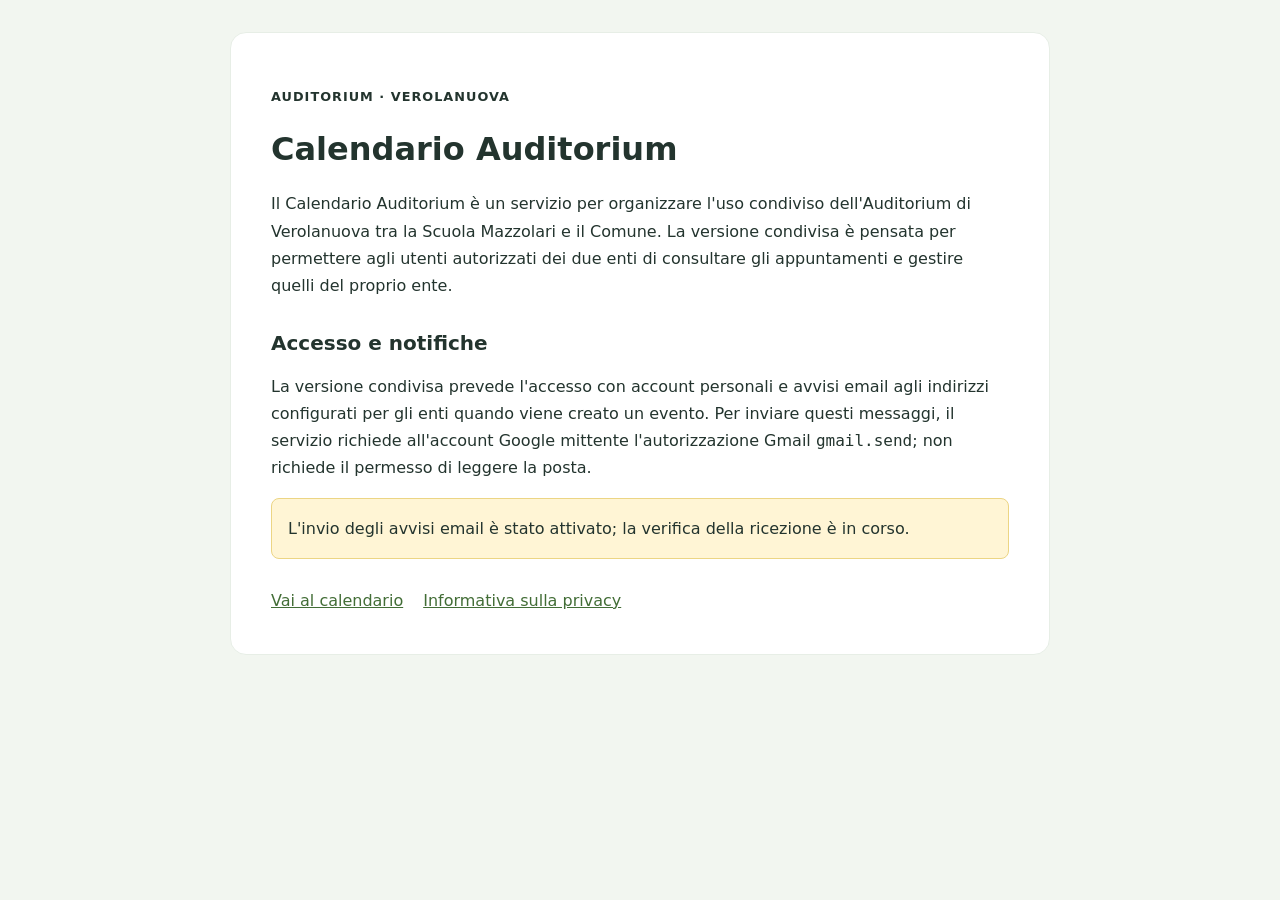
<file: informazioni.html>
<!doctype html>
<html lang="it">
<head>
  <meta charset="utf-8">
  <meta name="viewport" content="width=device-width, initial-scale=1">
  <title>Il servizio · Calendario Auditorium</title>
  <style>
    *{box-sizing:border-box}body{margin:0;background:#f2f6f0;color:#23342e;font:16px/1.7 system-ui,sans-serif}main{max-width:820px;margin:32px auto;padding:40px;background:#fff;border:1px solid #e7eee6;border-radius:16px}a{color:#426d36}h1,h2{line-height:1.25}h1{font-size:2rem}h2{font-size:1.25rem;margin-top:2rem}.brand{font-weight:700;letter-spacing:.08em;font-size:.8rem}.notice{background:#fff5d5;border:1px solid #ecd584;border-radius:8px;padding:16px}.actions{display:flex;gap:20px;flex-wrap:wrap;margin-top:28px}@media(max-width:600px){main{margin:0;padding:24px;border:0;border-radius:0}h1{font-size:1.65rem}}
  </style>
</head>
<body>
<main>
  <p class="brand">AUDITORIUM · VEROLANUOVA</p>
  <h1>Calendario Auditorium</h1>
  <p>Il Calendario Auditorium è un servizio per organizzare l'uso condiviso dell'Auditorium di Verolanuova tra la Scuola Mazzolari e il Comune. La versione condivisa è pensata per permettere agli utenti autorizzati dei due enti di consultare gli appuntamenti e gestire quelli del proprio ente.</p>
  <h2>Accesso e notifiche</h2>
  <p>La versione condivisa prevede l'accesso con account personali e avvisi email agli indirizzi configurati per gli enti quando viene creato un evento. Per inviare questi messaggi, il servizio richiede all'account Google mittente l'autorizzazione Gmail <code>gmail.send</code>; non richiede il permesso di leggere la posta.</p>
  <p class="notice">L'invio degli avvisi email è stato attivato; la verifica della ricezione è in corso.</p>
  <nav class="actions" aria-label="Collegamenti del servizio">
    <a href="index.html">Vai al calendario</a>
    <a href="privacy.html">Informativa sulla privacy</a>
  </nav>
</main>
</body>
</html>
</file>
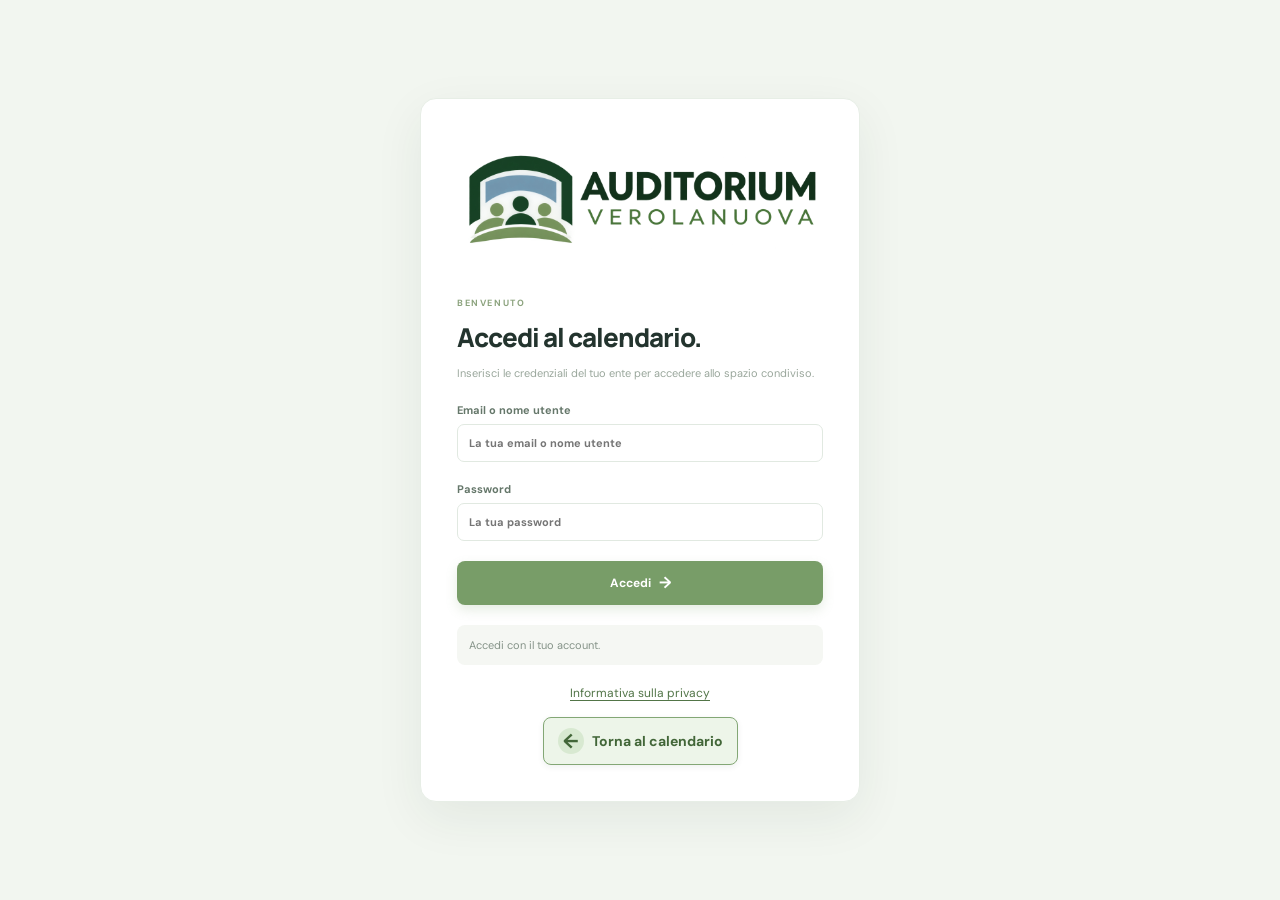
<file: login.html>
<!doctype html>
<html lang="it"><head><meta charset="utf-8"><meta name="viewport" content="width=device-width, initial-scale=1"><title>Accedi · Calendario Auditorium</title><link rel="preconnect" href="https://fonts.googleapis.com"><link rel="preconnect" href="https://fonts.gstatic.com" crossorigin><link href="https://fonts.googleapis.com/css2?family=DM+Sans:wght@400;500;600;700&family=Manrope:wght@500;600;700;800&display=swap" rel="stylesheet"><link rel="stylesheet" href="styles.css?v=back-2"><link rel="stylesheet" href="logo-auditorium.css"></head>
<body class="login-page"><main class="login-card"><form id="loginForm"><div class="login-brand"><img class="auditorium-logo" src="logo-auditorium.png" alt="Auditorium Verolanuova"></div><div class="eyebrow">BENVENUTO</div><h1>Accedi al calendario.</h1><p class="dialog-copy">Inserisci le credenziali del tuo ente per accedere allo spazio condiviso.</p><label>Email o nome utente<input name="username" autocomplete="username" required placeholder="La tua email o nome utente"></label><label>Password<input name="password" type="password" autocomplete="current-password" required placeholder="La tua password"></label><p id="loginError" class="error" role="alert"></p><button id="loginButton" class="primary-button login-submit" type="button">Accedi <span aria-hidden="true">→</span></button><p class="login-note">Accedi con il tuo account.</p></form><p class="privacy-link"><a href="privacy.html">Informativa sulla privacy</a></p><p class="back-link"><a href="index.html"><span aria-hidden="true">&#8592;</span> Torna al calendario</a></p></main><script src="login.js"></script></body></html>
</file>
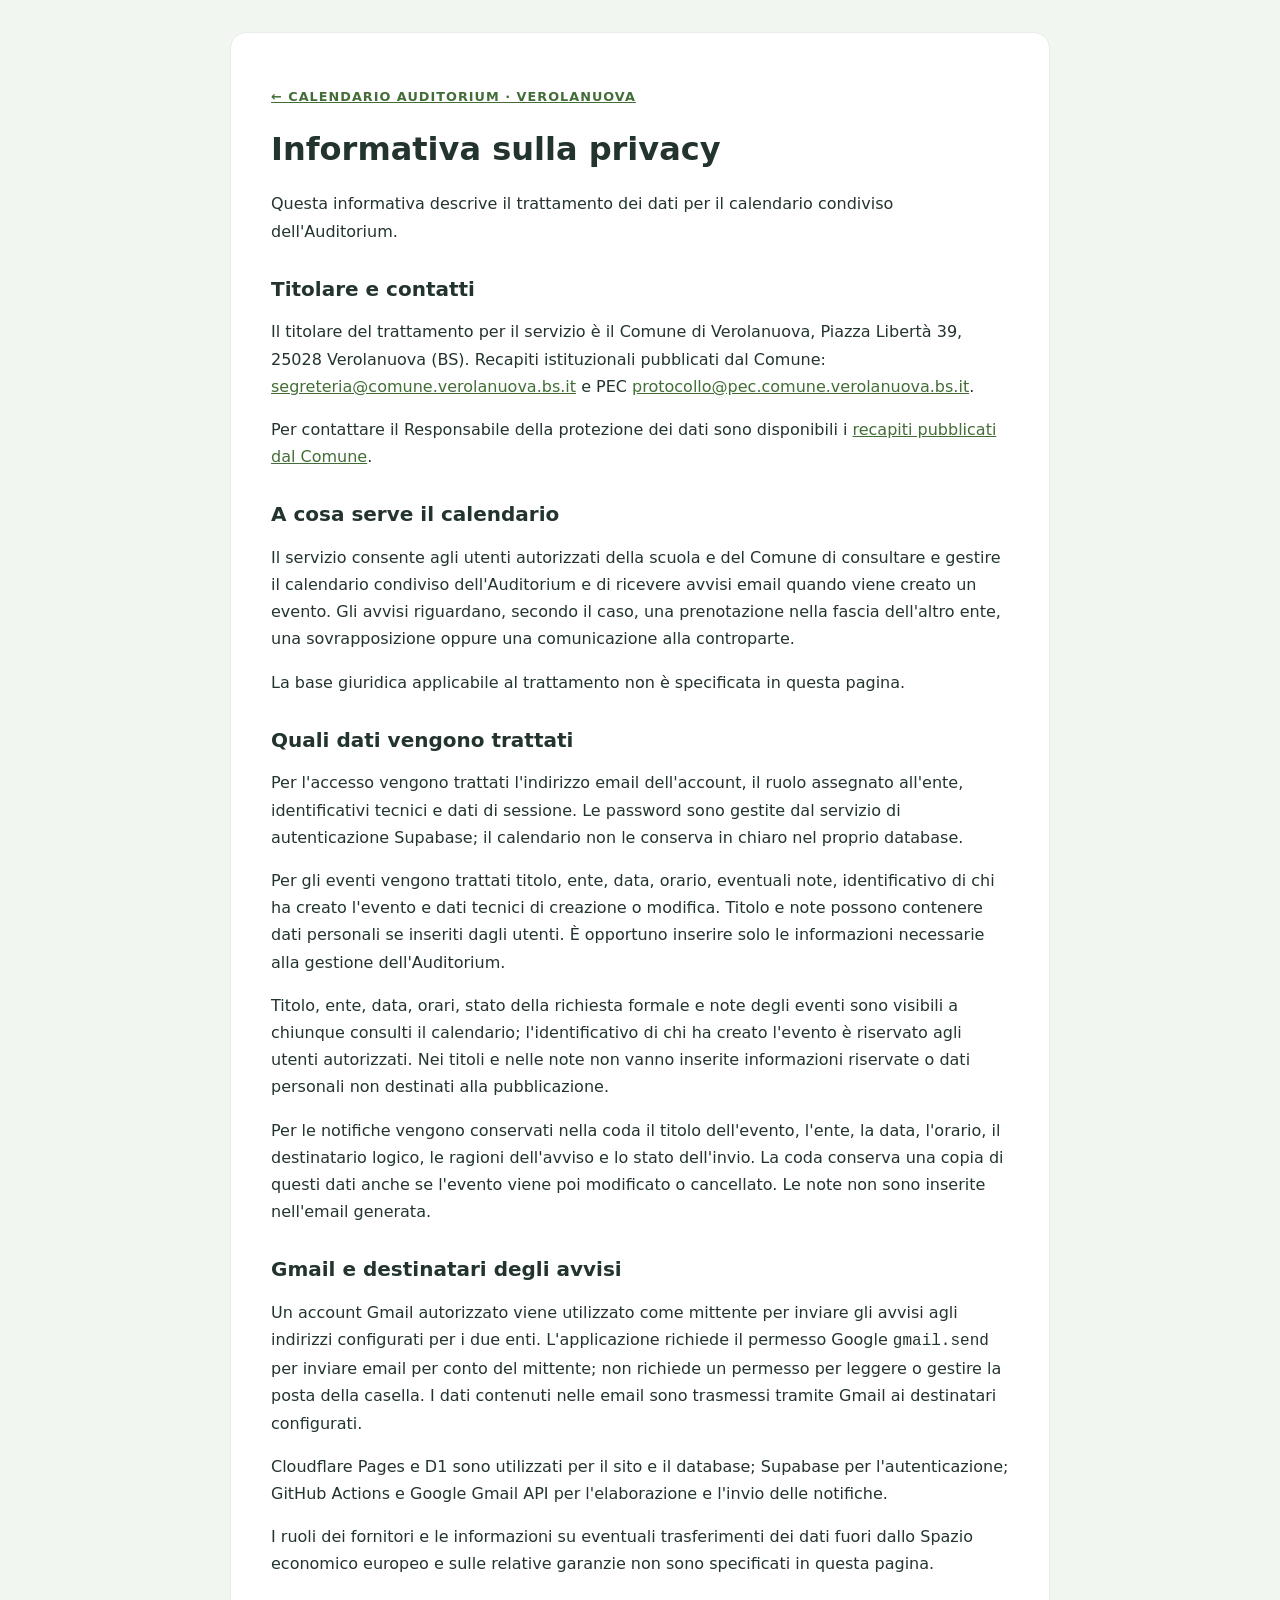
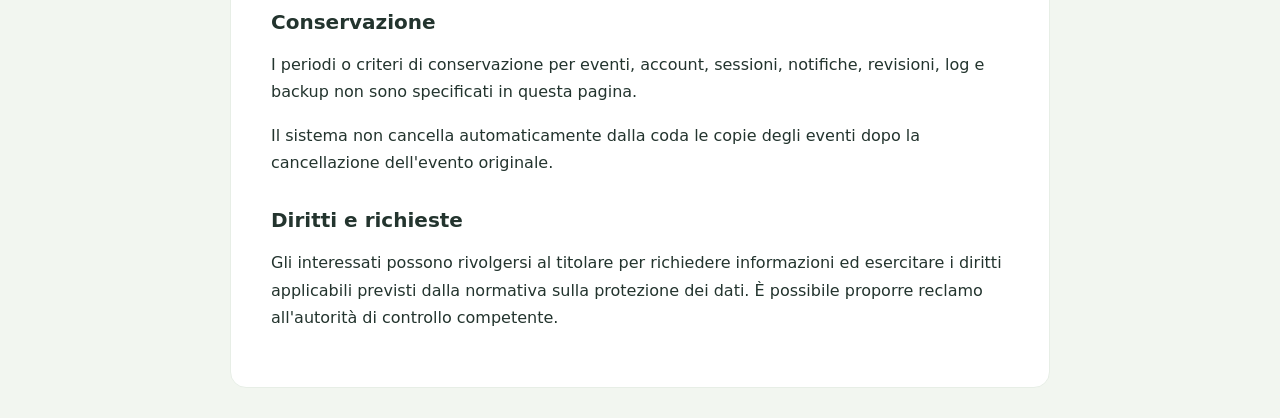
<file: privacy.html>
<!doctype html>
<html lang="it">
<head>
  <meta charset="utf-8">
  <meta name="viewport" content="width=device-width, initial-scale=1">
  <title>Informativa sulla privacy · Calendario Auditorium</title>
  <style>
    *{box-sizing:border-box}body{margin:0;background:#f2f6f0;color:#23342e;font:16px/1.7 system-ui,sans-serif}main{max-width:820px;margin:32px auto;padding:40px;background:#fff;border:1px solid #e7eee6;border-radius:16px}a{color:#426d36}h1,h2{line-height:1.25}h1{font-size:2rem}h2{font-size:1.25rem;margin-top:2rem}.brand{font-weight:700;letter-spacing:.08em;font-size:.8rem}.notice{background:#fff5d5;border:1px solid #ecd584;border-radius:8px;padding:16px}.pending{color:#765819}code{overflow-wrap:anywhere}@media(max-width:600px){main{margin:0;padding:24px;border:0;border-radius:0}h1{font-size:1.65rem}}
  </style>
</head>
<body>
<main>
  <p class="brand"><a href="index.html">← CALENDARIO AUDITORIUM · VEROLANUOVA</a></p>
  <h1>Informativa sulla privacy</h1>
  <p>Questa informativa descrive il trattamento dei dati per il calendario condiviso dell'Auditorium.</p>

  <h2>Titolare e contatti</h2>
  <p>Il titolare del trattamento per il servizio è il Comune di Verolanuova, Piazza Libertà 39, 25028 Verolanuova (BS). Recapiti istituzionali pubblicati dal Comune: <a href="mailto:segreteria@comune.verolanuova.bs.it">segreteria@comune.verolanuova.bs.it</a> e PEC <a href="mailto:protocollo@pec.comune.verolanuova.bs.it">protocollo@pec.comune.verolanuova.bs.it</a>.</p>
  <p>Per contattare il Responsabile della protezione dei dati sono disponibili i <a href="https://www.comune.verolanuova.bs.it/EG0/EGSCHTST52.HBL?MESSA=PUBBLICA&amp;SRL=111&amp;en=eg791">recapiti pubblicati dal Comune</a>.</p>

  <h2>A cosa serve il calendario</h2>
  <p>Il servizio consente agli utenti autorizzati della scuola e del Comune di consultare e gestire il calendario condiviso dell'Auditorium e di ricevere avvisi email quando viene creato un evento. Gli avvisi riguardano, secondo il caso, una prenotazione nella fascia dell'altro ente, una sovrapposizione oppure una comunicazione alla controparte.</p>
  <p>La base giuridica applicabile al trattamento non è specificata in questa pagina.</p>

  <h2>Quali dati vengono trattati</h2>
  <p>Per l'accesso vengono trattati l'indirizzo email dell'account, il ruolo assegnato all'ente, identificativi tecnici e dati di sessione. Le password sono gestite dal servizio di autenticazione Supabase; il calendario non le conserva in chiaro nel proprio database.</p>
  <p>Per gli eventi vengono trattati titolo, ente, data, orario, eventuali note, identificativo di chi ha creato l'evento e dati tecnici di creazione o modifica. Titolo e note possono contenere dati personali se inseriti dagli utenti. È opportuno inserire solo le informazioni necessarie alla gestione dell'Auditorium.</p>
  <p>Titolo, ente, data, orari, stato della richiesta formale e note degli eventi sono visibili a chiunque consulti il calendario; l'identificativo di chi ha creato l'evento è riservato agli utenti autorizzati. Nei titoli e nelle note non vanno inserite informazioni riservate o dati personali non destinati alla pubblicazione.</p>
  <p>Per le notifiche vengono conservati nella coda il titolo dell'evento, l'ente, la data, l'orario, il destinatario logico, le ragioni dell'avviso e lo stato dell'invio. La coda conserva una copia di questi dati anche se l'evento viene poi modificato o cancellato. Le note non sono inserite nell'email generata.</p>

  <h2>Gmail e destinatari degli avvisi</h2>
  <p>Un account Gmail autorizzato viene utilizzato come mittente per inviare gli avvisi agli indirizzi configurati per i due enti. L'applicazione richiede il permesso Google <code>gmail.send</code> per inviare email per conto del mittente; non richiede un permesso per leggere o gestire la posta della casella. I dati contenuti nelle email sono trasmessi tramite Gmail ai destinatari configurati.</p>
  <p>Cloudflare Pages e D1 sono utilizzati per il sito e il database; Supabase per l'autenticazione; GitHub Actions e Google Gmail API per l'elaborazione e l'invio delle notifiche.</p>
  <p>I ruoli dei fornitori e le informazioni su eventuali trasferimenti dei dati fuori dallo Spazio economico europeo e sulle relative garanzie non sono specificati in questa pagina.</p>

  <h2>Conservazione</h2>
  <p>I periodi o criteri di conservazione per eventi, account, sessioni, notifiche, revisioni, log e backup non sono specificati in questa pagina.</p>
  <p>Il sistema non cancella automaticamente dalla coda le copie degli eventi dopo la cancellazione dell'evento originale.</p>

  <h2>Diritti e richieste</h2>
  <p>Gli interessati possono rivolgersi al titolare per richiedere informazioni ed esercitare i diritti applicabili previsti dalla normativa sulla protezione dei dati. È possibile proporre reclamo all'autorità di controllo competente.</p>
</main>
</body>
</html>
</file>
<file: styles.css>
:root{--ink:#23342e;--muted:#89938e;--line:#edf0ed;--green:#b5d992;--green-dark:#628c47;--blue:#577e9e;--bg:#f6f8f5}*{box-sizing:border-box}body{margin:0;background:var(--bg);color:var(--ink);font-family:'DM Sans',sans-serif;font-size:14px}button,input,select,textarea{font:inherit}button{cursor:pointer}.sidebar{position:fixed;inset:0 auto 0 0;width:238px;background:#fff;border-right:1px solid #edf0ed;padding:30px 20px;display:flex;flex-direction:column}.brand{display:flex;align-items:center;gap:11px;text-decoration:none;color:var(--ink);font-family:Manrope,sans-serif;font-size:13px;font-weight:800;letter-spacing:1.1px}.brand-icon{display:grid;place-items:center;width:36px;height:36px;background:#d5eac5;border-radius:11px;font-size:24px;color:#61844d}.brand small{display:block;font:700 9px 'DM Sans';letter-spacing:2.2px;color:#9ba69d;margin-top:4px}.sidebar-label{font-size:9px;letter-spacing:1.5px;font-weight:700;color:#a4aea7;margin:54px 10px 16px}.nav-active{background:#eef5e9;color:#587b48;border-radius:9px;padding:13px 12px;font-weight:700}.nav-active>span:first-child{font-size:18px;margin-right:10px}.nav-arrow{float:right}.calendar-label{margin-top:39px}.calendar-key{display:flex;align-items:flex-start;gap:10px;font-size:12px;font-weight:700;padding:9px 8px;line-height:1.3}.calendar-key small{display:block;color:#a7b0a8;font-size:10px;font-weight:500;margin-top:5px}.key-dot,.legend i{display:inline-block;width:9px;height:9px;border-radius:50%;flex:none;margin-top:3px}.school-dot{background:#d5ac45}.town-dot{background:#648bac}.key-check{margin-left:auto;color:#a6b0a8}.sidebar-bottom{margin-top:auto;background:#f3f7f0;border-radius:12px;padding:17px;color:#55714a}.help-icon{font-size:23px;margin-bottom:17px}.sidebar-bottom strong{font-size:12px}.sidebar-bottom p{font-size:11px;color:#8a9b86;line-height:1.6;margin-bottom:0}.sidebar-footer{font-size:8px;letter-spacing:1px;color:#b0bab1;margin:25px 3px 0}.sidebar-footer span{float:right}.main{margin-left:238px}.topbar{height:76px;background:#fff;border-bottom:1px solid var(--line);display:flex;align-items:center;justify-content:space-between;padding:0 48px}.breadcrumbs{font-size:9px;color:#aab2ac;font-weight:700;letter-spacing:1.3px}.breadcrumbs span{padding:0 12px;color:#d6dcd7}.breadcrumbs b{color:#718078}.top-right{display:flex;align-items:center;gap:24px}.demo-pill{font-size:9px;letter-spacing:.8px;font-weight:700;color:#839186}.demo-pill i,.calendar-footer i{display:inline-block;width:6px;height:6px;background:#9cc981;border-radius:50%;margin-right:6px}.profile-button{border:0;background:none;display:flex;align-items:center;gap:10px;text-align:left;color:#5e6e63}.avatar{width:34px;height:34px;border-radius:50%;display:grid;place-items:center;background:#e6ede2;color:#58794a;font-weight:700}.profile-text b,.profile-text small{display:block}.profile-text b{font-size:11px}.profile-text small{font-size:9px;color:#a5afa7;margin-top:3px}.content{max-width:1500px;margin:auto;padding:46px 48px 20px}.heading{display:flex;justify-content:space-between;align-items:end;margin-bottom:29px}.eyebrow{color:#8ca37e;font-size:9px;letter-spacing:1.6px;font-weight:700}.eyebrow>span{display:inline-block;width:22px;height:2px;background:#aacb95;vertical-align:middle;margin-right:8px}h1,h2,p{margin-top:0}h1{font:800 35px Manrope,sans-serif;letter-spacing:-1.7px;margin:11px 0 8px}h1 em{font-style:normal;color:#9abc88}.heading p{margin:0;color:#96a198;font-size:13px}.primary-button{border:0;border-radius:8px;background:#789d68;color:white;padding:12px 18px;font-weight:700;font-size:12px;box-shadow:0 5px 12px #799d6830}.primary-button span{font-size:20px;vertical-align:middle;margin-right:7px;line-height:10px}.notice{height:55px;background:#eef5e9;border:1px solid #e5f0df;border-radius:9px;display:flex;align-items:center;gap:12px;padding:0 16px;color:#82977b;font-size:11px;margin-bottom:21px}.notice b{color:#617c57}.notice-icon{border:1px solid #9ab890;color:#85a779;border-radius:50%;width:16px;height:16px;text-align:center;font-weight:bold}.notice-spark{margin-left:auto;font-size:19px;color:#bad3ad}.calendar-card{background:white;border:1px solid #e9ede9;border-radius:12px;overflow:hidden;box-shadow:0 8px 35px #203a2910}.calendar-toolbar{display:flex;justify-content:space-between;align-items:center;padding:23px 25px 20px}.date-controls{display:flex;align-items:center;gap:17px}.today-button,.secondary-button{background:white;border:1px solid #e2e9e2;border-radius:6px;padding:8px 13px;color:#65766a;font-weight:700;font-size:11px}.arrows{display:flex;gap:5px}.arrows button{border:0;background:none;color:#849188;font-size:22px;line-height:1}.calendar-toolbar h2{font:700 17px Manrope;margin:0;text-transform:capitalize;letter-spacing:-.5px}.view-switch{background:#f5f7f4;border-radius:7px;padding:3px;display:flex}.view-switch button{border:0;background:none;padding:7px 12px;font-size:10px;color:#98a29a;font-weight:700;border-radius:5px}.view-switch .selected{background:white;color:#58764e;box-shadow:0 1px 4px #273c2920}.legend{display:flex;align-items:center;gap:24px;padding:0 25px 18px;color:#6d7d70;font-size:10px;font-weight:700}.legend i{width:8px;height:8px;margin:0 5px 0 0}.legend small{color:#a7b0a7;font-size:9px;font-weight:400;margin-left:5px}.legend-note{margin-left:auto;color:#bdc5be;font-size:8px;letter-spacing:.8px}.calendar-scroll{overflow:auto;max-height:690px}.week-grid{display:grid;grid-template-columns:58px repeat(var(--days),minmax(100px,1fr));min-width:760px}.day-head{height:70px;text-align:center;border-top:1px solid var(--line);border-bottom:1px solid var(--line);padding:12px;color:#a5afa6;font-size:9px;font-weight:700;letter-spacing:1px}.day-head b{display:grid;place-items:center;width:30px;height:30px;margin:3px auto 0;color:#5e6e62;font:700 15px Manrope}.day-head.today b{background:#85aa75;color:white;border-radius:50%}.time-col{position:relative;height:1152px}.time-label{position:absolute;right:12px;transform:translateY(-50%);color:#b3bcb4;font-size:9px}.day-column{position:relative;height:1152px;border-left:1px solid #eef1ee;background:repeating-linear-gradient(to bottom,transparent 0,transparent 47px,#eff2ef 47px,#eff2ef 48px)}.day-column:after{content:'';position:absolute;top:672px;width:100%;border-top:1px dashed #ccdcd0;pointer-events:none}.event{position:absolute;left:4px;right:4px;border:0;border-left:3px solid #caa347;border-radius:4px;background:#fcf3d9;color:#80641f;text-align:left;padding:5px 6px;overflow:hidden;font-size:10px;z-index:2}.event.town{background:#e7eff6;border-color:#668eae;color:#557b9a}.event b,.event small{display:block;white-space:nowrap;overflow:hidden;text-overflow:ellipsis}.event small{font-size:9px;margin-top:3px}.month-grid{display:grid;grid-template-columns:repeat(7,minmax(100px,1fr));min-width:700px}.month-day{height:112px;border-top:1px solid var(--line);border-right:1px solid var(--line);padding:8px;color:#6e7c71}.month-day.outside{color:#cdd5ce;background:#fbfcfb}.month-day strong{font-size:11px}.month-event{display:block;width:100%;text-align:left;border:0;border-radius:3px;margin-top:4px;padding:4px;background:#fcf3d9;color:#80641f;font-size:9px;white-space:nowrap;overflow:hidden;text-overflow:ellipsis}.month-event.town{background:#e7eff6;color:#557b9a}.month-weekday{text-align:center;padding:13px;color:#a5afa6;font-size:9px;font-weight:700}.calendar-footer{padding:17px 25px;display:flex;justify-content:space-between;color:#a9b5aa;font-size:8px;font-weight:700;letter-spacing:.8px}.calendar-footer b{font-size:14px;color:#a5c59b}.bottom-note{display:flex;gap:12px;align-items:center;margin:23px 3px;color:#a0aaa1;font-size:11px}.bottom-note>span{font-size:20px;color:#b4cda9}.bottom-note b{color:#76897a;margin-right:5px}footer{border-top:1px solid #e9ede8;margin-top:34px;padding:22px 0;color:#b6c0b7;font-size:8px;letter-spacing:1px;font-weight:700}footer span{float:right}footer b{color:#a1c393;font-size:13px}dialog{border:0;border-radius:14px;padding:28px;width:min(500px,calc(100% - 32px));box-shadow:0 20px 80px #1e332b33;color:var(--ink)}dialog::backdrop{background:#24392e66}.dialog-head{display:flex;justify-content:space-between;align-items:start;margin-bottom:20px}.dialog-head h2{font:800 23px Manrope;margin:8px 0 0;letter-spacing:-1px}.close{background:none;border:0;font-size:24px;color:#98a69b}label{display:block;color:#65776a;font-size:11px;font-weight:700;margin:15px 0}input,select,textarea{display:block;width:100%;border:1px solid #e1e9e1;border-radius:7px;padding:11px;margin-top:7px;color:#34483a;background:white}textarea{resize:vertical}.form-row{display:grid;grid-template-columns:1.2fr 1fr 1fr;gap:10px}.optional,.form-hint,.dialog-copy{color:#9aa79c;font-size:11px;line-height:1.6}.error{color:#b34747;font-size:11px}.dialog-actions{display:flex;justify-content:flex-end;gap:9px;margin-top:20px}.profile-options{display:grid;gap:8px}.profile-options button{display:flex;align-items:center;text-align:left;gap:12px;background:#f7f9f6;border:1px solid #eef1ed;border-radius:8px;padding:12px;color:#65766a}.profile-options button>span:nth-child(2){flex:1}.profile-options b,.profile-options small{display:block}.profile-options small{color:#9aa79c;margin-top:4px}.school-avatar{background:#f8edc9;color:#8c6c20}.town-avatar{background:#e1edf5;color:#557b9a}.delete-button{margin-right:auto;border:0;background:none;color:#b46565;font-weight:700;font-size:11px}@media(max-width:900px){.sidebar{width:65px;padding:20px 12px}.brand span:not(.brand-icon),.sidebar-label,.nav-active,.calendar-key,.sidebar-bottom,.sidebar-footer{display:none}.main{margin-left:65px}.content{padding:30px 22px}.topbar{padding:0 22px}.profile-text,.breadcrumbs{display:none}}@media(max-width:600px){.sidebar{display:none}.main{margin:0}.topbar{height:60px}.top-right{margin-left:auto}.content{padding:25px 15px}h1{font-size:27px}.heading{align-items:start;gap:15px}.heading .primary-button{white-space:nowrap;padding:10px}.notice{height:auto;padding:13px;line-height:1.5}.calendar-toolbar{align-items:start;gap:15px;flex-direction:column}.legend{flex-wrap:wrap;gap:10px}.legend-note{display:none}.bottom-note span span{display:none}.form-row{grid-template-columns:1fr 1fr}.form-row label:first-child{grid-column:span 2}}

/* Accenti dell'interfaccia in base al profilo dimostrativo. */
body[data-profile="school"] .primary-button,body[data-profile="school"] .day-head.today b{background:#b78e32}
body[data-profile="school"] h1 em{color:#c6a34c}
body[data-profile="school"] .notice,body[data-profile="school"] .nav-active,body[data-profile="school"] .sidebar-bottom{background:#faf5e5;color:#806a37}
body[data-profile="school"] .notice b,body[data-profile="school"] .sidebar-bottom strong{color:#806a37}
body[data-profile="school"] .eyebrow{color:#a4863a}
body[data-profile="school"] .eyebrow>span{background:#cfb567}
body[data-profile="town"] .primary-button,body[data-profile="town"] .day-head.today b{background:#648bac}
body[data-profile="town"] h1 em{color:#779bb5}
body[data-profile="town"] .notice,body[data-profile="town"] .nav-active,body[data-profile="town"] .sidebar-bottom{background:#edf3f7;color:#5e7f97}
body[data-profile="town"] .notice b,body[data-profile="town"] .sidebar-bottom strong{color:#52758e}
body[data-profile="town"] .eyebrow{color:#6689a2}
body[data-profile="town"] .eyebrow>span{background:#88a9be}

.calendar-key{width:100%;border:0;background:transparent;text-align:left;color:inherit;border-radius:8px;cursor:pointer}.calendar-key:hover{background:#f5f7f4}.calendar-key:focus-visible{outline:2px solid #789d68;outline-offset:2px}

.overlap-warning:not([hidden]){display:block;background:#fff5d5;border:1px solid #ecd584;border-radius:8px;color:#765819;padding:12px 14px;font-size:12px;line-height:1.5;font-weight:600;overflow-wrap:anywhere}

/* Segnala le sovrapposizioni mantenendo il colore dell'ente. */
.event.has-overlap,.month-event.has-overlap{box-shadow:inset 0 -5px 0 #e2b63f}
.month-event.has-overlap{padding-bottom:8px}

/* Colori della scuola e avviso visibile sulle sovrapposizioni. */
.school-dot{background:#dc812f}
.school-avatar{background:#ffead8;color:#a64d12}
.event:not(.town){background:#fff0e3;border-color:#dc812f;color:#8b451b}
.month-event:not(.town){background:#fff0e3;color:#8b451b}
body[data-profile="school"] .primary-button,body[data-profile="school"] .day-head.today b{background:#be6522}
body[data-profile="school"] h1 em{color:#d28448}
body[data-profile="school"] .notice,body[data-profile="school"] .nav-active,body[data-profile="school"] .sidebar-bottom{background:#fff2e6;color:#925b33}
body[data-profile="school"] .notice b,body[data-profile="school"] .sidebar-bottom strong{color:#8b4d22}
body[data-profile="school"] .eyebrow{color:#af642c}
body[data-profile="school"] .eyebrow>span{background:#dc9a68}
.event.has-overlap,.month-event.has-overlap{box-shadow:inset 0 -5px 0 #e2b63f;padding-right:22px}
.month-event.has-overlap{position:relative}
.event.has-overlap::after,.month-event.has-overlap::after{content:'⚠️';position:absolute;right:3px;bottom:2px;font-size:12px;line-height:1}
/* Allinea l'avviso all'interno dell'evento e lascia la striscia continua. */
.event.has-overlap::after,.month-event.has-overlap::after{top:5px;right:5px;bottom:auto;width:14px;height:14px;display:flex;align-items:center;justify-content:center;font-size:11px;line-height:14px}
.event.has-overlap,.month-event.has-overlap{box-shadow:inset 0 -4px 0 #e2b63f}

/* Un solo indicatore per ogni gruppo di eventi sovrapposti nella griglia. */
.event.has-overlap{box-shadow:none;padding-right:6px}
.event.has-overlap::after{content:none}
.overlap-strip{position:absolute;left:3px;right:3px;height:4px;background:#e2b63f;z-index:3;pointer-events:none;text-align:center;border-radius:0 0 3px 3px;color:#765819;font-size:13px;line-height:1}
.overlap-strip::after{content:'⚠️';position:absolute;left:50%;top:50%;transform:translate(-50%,-50%);background:#fff4ca;border-radius:50%;width:19px;height:19px;display:flex;align-items:center;justify-content:center;font-size:12px}
/* Fasce indicative: scuola fino alle 14, Comune dalle 14. */
.day-column{background:repeating-linear-gradient(to bottom,transparent 0,transparent 47px,rgba(94,110,99,.11) 47px,rgba(94,110,99,.11) 48px),linear-gradient(to bottom,#fff8f1 0,#fff8f1 58.3333%,#f1f7fb 58.3333%,#f1f7fb 100%)}
.day-column:after{border-top:2px solid #a6b6ac;z-index:1}

/* Mantiene visibili navigazione e intestazioni durante lo scorrimento. */
.topbar{position:sticky;top:0;z-index:20}
.calendar-card{overflow:visible}
.calendar-header{position:sticky;top:76px;z-index:12;background:#fff;border-radius:12px 12px 0 0}
.day-head,.month-weekday{position:sticky;top:0;z-index:8;background:#fff}
@media(max-width:600px){.calendar-header{top:60px}}

.day-head,.month-weekday{top:var(--header-offset,0px)}

.calendar-actions{display:flex;align-items:center;gap:16px}
.calendar-actions .primary-button{white-space:nowrap}
@media(max-width:600px){.calendar-actions{width:100%;justify-content:space-between;gap:8px}.calendar-actions .primary-button{padding:10px 12px}}

.login-dialog{max-width:440px;padding:36px}.login-dialog::backdrop{background:#26382fe0}.login-brand{display:flex;align-items:center;gap:10px;margin-bottom:40px;font:800 12px Manrope,sans-serif;letter-spacing:1px}.login-brand small{display:block;color:#9ba69d;font:700 9px 'DM Sans',sans-serif;letter-spacing:2px;margin-top:3px}.login-dialog h2{font:800 26px Manrope,sans-serif;letter-spacing:-1px;margin:10px 0}.login-dialog label{margin:20px 0}.login-submit{width:100%;display:flex;align-items:center;justify-content:center;gap:8px;padding:14px}.login-submit span{margin:0;font-size:16px;line-height:1}.login-note{background:#f5f7f3;border-radius:8px;padding:12px;color:#859388;font-size:11px;line-height:1.5;margin:20px 0 0}

.login-page{min-height:100vh;display:grid;place-items:center;padding:24px;background:#f2f6f0}.login-card{width:min(440px,100%);background:#fff;border:1px solid #e7eee6;border-radius:16px;padding:36px;box-shadow:0 16px 50px #203a2912}.login-card h1{font:800 26px Manrope,sans-serif;letter-spacing:-1px;margin:10px 0}.login-card label{margin:20px 0}@media(max-width:480px){.login-card{padding:26px}}

/* Nella vista mese ogni giorno si espande per mostrare tutti gli eventi. */
.month-day{height:auto;min-height:112px;min-width:0}
.month-event{white-space:normal;overflow:visible;line-height:1.4;padding:6px;text-overflow:clip}
.month-event b,.month-event small{display:block;overflow-wrap:anywhere}
.month-event small{font-size:9px;margin-top:3px}

.conflict-contact:not([hidden]){background:#fff5d5;border:1px solid #ecd584;border-radius:8px;padding:12px 14px;color:#765819;font-size:12px;line-height:1.5}.conflict-contact p{margin:0 0 10px}.contact-buttons{display:flex;flex-wrap:wrap;gap:8px}.contact-link:not([hidden]){display:inline-block;text-decoration:none;margin-top:8px}

.privacy-link{margin:20px 0 0;text-align:center;font-size:12px}.privacy-link a,footer a{color:#527548;text-decoration:underline;text-underline-offset:3px}

/* Anteprima delle note nelle tre viste del calendario. */
.month-event .event-notes{display:-webkit-box;-webkit-box-orient:vertical;-webkit-line-clamp:2;overflow:hidden;white-space:pre-wrap;overflow-wrap:anywhere;margin-top:3px;font-size:9px;font-weight:400}
.event.has-notes{display:flex;flex-wrap:wrap;align-content:flex-start;column-gap:4px}
.event.has-notes b{flex:0 1 42%;min-width:0}
.event.has-notes .event-notes{order:1;flex:1 1 0;min-width:2ch;overflow:hidden;white-space:nowrap;text-overflow:ellipsis;font-size:9px;font-weight:400}
.event.has-notes small{order:2;flex:0 0 100%}
.month-event .event-notes,.event.has-notes .event-notes{background:#ffed9c;color:#453600;border-radius:4px}
.month-event .event-notes{padding:3px 5px}
.event.has-notes .event-notes{padding:0 3px}

/* Accesso pubblico al calendario e stato account. */
[hidden]{display:none!important}
.calendar-status{margin:-6px 0 20px;color:#587548;font-size:13px;line-height:1.5}
.profile-button{border-radius:9px;padding:5px 7px}
.profile-button:hover{background:#f2f7ef}
.profile-button:focus-visible{outline:2px solid #789d68;outline-offset:2px}
@media(max-width:900px){.profile-text{display:block}.profile-text b{font-size:12px}.profile-text small{font-size:10px}}
@media(max-width:600px){.top-right{gap:8px}.demo-pill{display:none}.profile-button{gap:7px}.profile-text b{max-width:135px;overflow:hidden;text-overflow:ellipsis;white-space:nowrap}}

.profile-button{border:1px solid #dce8d8;background:#fff;padding:7px 12px}

.back-link{text-align:center;margin:16px 0 0}.back-link a{display:inline-flex;align-items:center;gap:8px;border:1px solid #dce8d8;border-radius:8px;padding:10px 14px;color:#527548;font-weight:700;text-decoration:none}.back-link a:hover{background:#f2f7ef}.back-link a:focus-visible{outline:2px solid #789d68;outline-offset:2px}.back-link span{font-size:18px;line-height:1}

.back-link a{background:#edf5e9;border:1px solid #83a775;color:#426638;min-height:44px;box-shadow:0 2px 6px #203a2912}.back-link span{display:grid;place-items:center;width:26px;height:26px;border-radius:50%;background:#d8e9d1;font-size:20px}

/* Calendario: intestazioni, date ed eventi ben distinguibili. */
.calendar-card{border-color:#c6d6c8;box-shadow:0 10px 34px #203a2918}
.calendar-toolbar{padding-bottom:22px}
.calendar-toolbar h2{color:#1f3d2d;font-size:19px}
.today-button{border-color:#b4cdb5;background:#f1f7ef;color:#315b38;font-size:12px}
.arrows button{color:#3b6146}
.view-switch{background:#eaf1e9}
.view-switch button{color:#48634e;font-size:11px}
.view-switch .selected{color:#244f31}
.legend{color:#385443;font-size:11px}
.legend small,.legend-note{color:#5b7463;font-size:10px}
.month-weekday,.day-head{background:#315e42;color:#fff;border-color:#315e42;font-size:11px}
.month-weekday{padding:14px 0;letter-spacing:.06em}
.day-head b{color:#fff}
.day-head.today b{background:#fff;color:#315e42}
.month-day{border-color:#cbd9cd;background:#fff;color:#243e2d;padding:9px}
.month-day.outside{background:#edf2ed;color:#627669}
.month-day strong{display:grid;place-items:center;width:28px;height:28px;font-size:12px;border-radius:50%}
.month-day.today{background:#f1f8ef}
.month-day.today strong{background:#386c46;color:#fff}
.time-col{background:#f5f8f4}
.time-label{color:#4f6856;font-size:10px}
.day-column{border-color:#cbd9cd;background:repeating-linear-gradient(to bottom,transparent 0,transparent 47px,rgba(56,89,65,.22) 47px,rgba(56,89,65,.22) 48px),linear-gradient(to bottom,#fff3e8 0,#fff3e8 58.3333%,#eaf3f9 58.3333%,#eaf3f9 100%)}
.month-event:not(.town),.event:not(.town){background:#ffdfc1;color:#713109;border-left:4px solid #c35913}
.month-event.town,.event.town{background:#c8e2f4;color:#174968;border-left:4px solid #246e9b}
.month-event,.event{font-size:11px;border-radius:5px}
.month-event{padding:7px 8px}
.month-event small,.event small{font-size:10px}
.month-event:focus-visible,.event:focus-visible{outline:3px solid #345e42;outline-offset:1px}
.calendar-footer{color:#607766}
.notice-calendar{width:22px;height:22px;flex:none;margin-left:auto;color:#5e8a5b}
.bottom-note-icon{display:grid;place-items:center;flex:none;width:34px;height:34px;border-radius:10px;background:#e4f0df;color:#4f7b48!important}
.bottom-note-icon svg{width:20px;height:20px}
@media(max-width:600px){.notice-calendar{display:none}.calendar-toolbar h2{font-size:16px}.date-controls{gap:10px}}

/* Stato della richiesta formale, nel modulo e sugli appuntamenti. */
.formal-request{display:flex;align-items:center;gap:12px;padding:12px 14px;border:1px solid #dc9a96;border-radius:8px;background:#fff5f4;color:#833c38;cursor:pointer}
.formal-request.done{border-color:#86bb8a;background:#f1faf1;color:#276435}
.formal-request input{width:18px;height:18px;margin:0;flex:none;accent-color:#39824b}
.formal-request b,.formal-request small{display:block}
.formal-request b{font-size:12px}
.formal-request small{font-size:11px;margin-top:3px}
.formal-status{display:inline-block;max-width:100%;border:1px solid;border-radius:5px;padding:3px 5px;font-size:10px;font-weight:700;line-height:1.25;white-space:normal;overflow-wrap:anywhere}
.formal-status.done{background:#e6f6e8;color:#235c31;border-color:#69a976}
.formal-status.not-done{background:#fff0ee;color:#963a35;border-color:#d6837b}
.month-event .formal-status,.event .formal-status{margin-top:4px}
.event.has-notes .formal-status{order:3;flex:0 1 auto;min-width:0}
#detailsRequest{margin:0 0 14px}

/* Elenco degli appuntamenti di ciascun ente. */
.legend-calendar{border:0;background:transparent;color:inherit;padding:4px 2px;font:inherit;text-align:left;border-radius:5px}
.legend-calendar:hover{background:#eef5e9}
.legend-calendar:focus-visible,.calendar-list-item:focus-visible{outline:2px solid #789d68;outline-offset:2px}
.calendar-list{display:grid;gap:8px;max-height:55vh;overflow:auto}
.calendar-list-item{display:flex;flex-direction:column;align-items:flex-start;gap:7px;width:100%;border:1px solid #dce8dc;border-radius:9px;background:#f9fbf8;padding:12px 14px;color:#253d2d;text-align:left}
.calendar-list-item:hover{background:#eff6ed;border-color:#abcbaa}
.calendar-list-item strong{font-size:14px;overflow-wrap:anywhere}
.calendar-list-date{font-size:12px;color:#4f6957;line-height:1.4;text-transform:capitalize}
.calendar-list-empty{margin:0;color:#5d7362;font-size:14px;line-height:1.5}

/* Il calendario occupa la pagina e segue la larghezza disponibile. */
.main{margin:0;min-width:0}
.topbar{position:static;min-height:68px;height:auto;padding:8px clamp(12px,2vw,30px);gap:16px}
.header-logo{display:block;width:170px;max-width:48%;flex:none}
.top-right{margin-left:auto}
.content{max-width:none;padding:16px clamp(10px,2vw,30px) 24px}
.calendar-intro{display:flex;flex-wrap:wrap;align-items:baseline;gap:8px 18px;margin:0 0 14px}
.calendar-intro h1{font:800 clamp(20px,2vw,26px) Manrope,sans-serif;letter-spacing:-.5px;margin:0}
.calendar-status{margin:0;color:#526e57;font-size:13px}
.calendar-card{border-radius:10px;overflow:visible}
.calendar-header{position:static;border-radius:10px 10px 0 0}
.calendar-toolbar{gap:16px;flex-wrap:wrap;padding:16px 18px 12px}
.date-controls{gap:12px;flex-wrap:wrap;min-width:0}
.calendar-toolbar h2{line-height:1.3}
.today-button,.arrows button,.view-switch button,.legend-calendar{min-height:40px}
.today-button{padding:8px 15px}
.arrows button{min-width:40px;border:1px solid #d5e2d5;border-radius:7px;background:#fff;font-size:24px}
.view-switch button{padding:8px 15px;font-size:12px}
.legend{gap:12px 20px;flex-wrap:wrap;padding:0 18px 12px}
.legend-calendar{font-size:12px;padding:7px 8px}
.calendar-scroll{overflow:visible;max-height:none}
.month-grid{min-width:0;grid-template-columns:repeat(7,minmax(0,1fr))}
.month-weekday,.day-head{position:static;top:auto}
.month-day{min-height:112px;min-width:0}
.month-date{display:grid;place-items:center;width:30px;height:30px;padding:0;border:0;border-radius:50%;background:transparent;color:inherit;font-weight:700;font-size:12px}
.month-date:focus-visible{outline:2px solid #315e42;outline-offset:2px}
.month-day.today .month-date{background:#386c46;color:#fff}
.day-indicators,.mobile-agenda,.month-touch-hint,.week-scroll-hint{display:none}
.month-event,.event{font-size:13px}
.month-event small,.event small{font-size:12px}
.month-event .event-notes,.event.has-notes .event-notes{font-size:12px}
.month-event .formal-status,.event .formal-status{font-size:11px}
.week-grid.day-view{min-width:0;grid-template-columns:58px minmax(0,1fr)}
body[data-view="week"] .calendar-scroll{overflow-x:auto;overflow-y:hidden}
footer{margin-top:20px;padding:14px 0;font-size:10px}

@media(max-width:700px){
  .topbar{min-height:60px;padding:7px 12px}
  .header-logo{width:145px}
  .profile-button{min-height:44px;padding:5px 8px}
  .profile-text b{max-width:145px}
  .content{padding:12px 8px 20px}
  .calendar-intro{margin:0 4px 12px;gap:4px 12px}
  .calendar-intro h1{font-size:19px}
  .calendar-status{font-size:12px}
  .calendar-toolbar{flex-direction:column;align-items:stretch;gap:10px;padding:12px 10px 8px}
  .date-controls{gap:8px}
  .calendar-toolbar h2{font-size:17px;flex:1 1 130px}
  .calendar-actions{width:100%;gap:8px;justify-content:space-between;flex-wrap:wrap}
  .view-switch{flex:1;justify-content:space-between}
  .view-switch button{flex:1;min-height:44px;padding:8px 10px;font-size:13px}
  .calendar-actions .primary-button{min-height:44px;font-size:12px}
  .legend{gap:2px 10px;padding:0 10px 8px}
  .legend-calendar{min-height:36px;font-size:12px;padding:5px 3px}
  .legend-calendar small,.legend-note{display:none}
  body[data-view="month"] .month-touch-hint{display:block;margin:0;padding:5px 12px 9px;color:#4f6856;font-size:12px}
  .month-weekday{padding:11px 0;font-size:10px;letter-spacing:0}
  .month-day{min-height:64px;padding:2px;cursor:pointer}
  .month-day.selected-day{box-shadow:inset 0 0 0 2px #54885b;background:#eef7ed}
  .month-date{width:100%;min-height:36px;height:36px;font-size:13px;border-radius:5px}
  .month-day.today .month-date{background:transparent;color:#244c2f}
  .month-day.today .month-date::after{content:' ';display:block;width:14px;height:3px;background:#386c46;border-radius:2px;margin-top:-5px}
  .month-day .month-event{display:none}
  .day-indicators{display:flex;align-items:center;justify-content:center;gap:4px;height:17px}
  .day-indicators i{width:7px;height:7px;border-radius:50%}
  .day-indicators small{font-size:10px;color:#45634b;font-weight:700}
  .mobile-agenda{display:block;padding:14px 12px 16px;border-top:1px solid #cbd9cd}
  .mobile-agenda-head{display:flex;align-items:center;justify-content:space-between;gap:10px;margin-bottom:10px}
  .mobile-agenda h3{margin:0;font:700 15px Manrope,sans-serif;text-transform:capitalize}
  .mobile-add{min-height:40px;white-space:nowrap}
  .mobile-agenda-empty{margin:0;color:#526b58;font-size:13px}
  .agenda-event{display:block;width:100%;margin:8px 0 0;padding:10px 12px;border:0;border-left:4px solid #c35913;border-radius:6px;background:#ffdfc1;color:#713109;text-align:left;font-size:13px;line-height:1.4}
  .agenda-event.town{border-color:#246e9b;background:#c8e2f4;color:#174968}
  .agenda-event b,.agenda-event small{display:block;overflow-wrap:anywhere}
  .agenda-event small{font-size:12px;margin-top:3px}
  .agenda-event .event-notes{display:block;margin-top:6px;padding:4px 6px;border-radius:4px;background:#ffed9c;color:#453600;white-space:pre-wrap;overflow-wrap:anywhere;font-size:12px}
  .agenda-event .formal-status{margin-top:7px}
  body[data-view="week"] .week-scroll-hint{display:block;margin:0;padding:7px 12px;background:#f4f8f3;color:#4f6856;font-size:12px}
  .week-grid.week-view{min-width:700px}
  .week-grid.day-view{grid-template-columns:48px minmax(0,1fr)}
  dialog{max-height:calc(100dvh - 24px);overflow:auto;padding:20px}
  .dialog-actions{flex-wrap:wrap}
  input,select,textarea{font-size:16px}
}
@media(max-width:380px){
  .topbar{gap:8px}
  .header-logo{width:118px}
  .profile-text b{max-width:105px;white-space:normal;line-height:1.2}
}

/* Barra laterale compatta e viste orarie più leggibili. */
.sidebar{width:196px;padding:20px 12px;overflow-y:auto}
.sidebar .brand{width:100%;padding:8px;background:#fff}
.sidebar-label{margin:32px 8px 10px;font-size:10px}
.sidebar .calendar-label{margin-top:28px}
.sidebar .nav-active{padding:11px 10px;font-size:13px}
.sidebar .calendar-key{padding:10px 8px;font-size:12px}
.sidebar .calendar-key small{font-size:10px}
.main{margin-left:196px}
.header-logo{display:none}
.topbar-label{font-size:11px;font-weight:700;letter-spacing:.1em;color:#58725e}
body[data-view="day"] .calendar-scroll,body[data-view="week"] .calendar-scroll{max-height:max(400px,calc(100dvh - 240px));overflow:auto}
body[data-view="day"] #calendar{display:grid;grid-template-columns:minmax(0,1fr) minmax(260px,34%);align-items:start}
body[data-view="day"] .week-grid.day-view{min-width:0}
body[data-view="day"] .day-head,body[data-view="week"] .day-head{position:sticky;top:0;z-index:8}
.time-label{font-size:11px;color:#405e49}
.day-agenda{position:sticky;top:70px;align-self:start;max-height:calc(100dvh - 320px);overflow:auto;padding:18px;border-left:1px solid #d7e3d6}
.day-agenda h3{margin:0 0 12px;font:700 15px Manrope,sans-serif;color:#294632}
.day-agenda-empty{margin:0;color:#607467;font-size:13px;line-height:1.5}
.day-agenda .agenda-event{display:block;width:100%;margin:8px 0 0;padding:10px 12px;border:0;border-left:4px solid #c35913;border-radius:6px;background:#ffdfc1;color:#713109;text-align:left;font-size:13px;line-height:1.4}
.day-agenda .agenda-event.town{border-color:#246e9b;background:#c8e2f4;color:#174968}
.day-agenda .agenda-event b,.day-agenda .agenda-event small{display:block;overflow-wrap:anywhere}
.day-agenda .agenda-event small{margin-top:3px;font-size:12px}
.day-agenda .event-notes{display:block;margin-top:6px;padding:4px 6px;border-radius:4px;background:#ffed9c;color:#453600;white-space:pre-wrap;overflow-wrap:anywhere;font-size:12px}
.day-agenda .formal-status{margin-top:7px}
@media(max-width:900px){
  .sidebar{display:none}
  .main{margin:0}
  .header-logo{display:block}
  .topbar-label{display:none}
}
@media(max-width:700px){
  body[data-view="day"] #calendar{display:block}
  body[data-view="day"] .day-agenda{display:none}
  body[data-view="day"] .calendar-scroll,body[data-view="week"] .calendar-scroll{max-height:max(320px,calc(100dvh - 275px))}
}

/* Scala oraria proporzionata e settimana completa sugli schermi piccoli. */
.time-col,.day-column{height:var(--day-height,1152px)}
.day-column{background:repeating-linear-gradient(to bottom,transparent 0,transparent calc(var(--hour-size,48px) - 1px),rgba(56,89,65,.22) calc(var(--hour-size,48px) - 1px),rgba(56,89,65,.22) var(--hour-size,48px)),linear-gradient(to bottom,#fff3e8 0,#fff3e8 58.3333%,#eaf3f9 58.3333%,#eaf3f9 100%)}
.day-column:after{top:var(--split-position,672px)}
.day-select{display:block;width:100%;padding:0;border:0;background:transparent;color:inherit;font:inherit;letter-spacing:inherit;text-align:center}
button.day-select:focus-visible{outline:2px solid #fff;outline-offset:2px}
.time-agenda{display:none}
@media(max-width:700px){
  .week-grid.week-view{min-width:0;grid-template-columns:38px repeat(7,minmax(0,1fr))}
  .week-grid.week-view .day-head{padding:8px 0;height:62px;font-size:9px;letter-spacing:0}
  .week-grid.week-view .day-select{min-height:44px}
  .week-grid.week-view .day-head b{width:27px;height:27px;font-size:13px}
  .week-grid.week-view .time-label{right:4px;font-size:9px}
  .week-grid.week-view .event,.week-grid.week-view .event.has-notes{display:block;padding:3px 2px;border-left-width:2px;font-size:10px;line-height:1.2}
  .week-grid.week-view .event small,.week-grid.week-view .event .event-notes,.week-grid.week-view .event .formal-status{display:none}
  .week-grid.week-view .event b{display:block;width:100%;white-space:nowrap;overflow:hidden;text-overflow:ellipsis}
  body[data-view="week"] .calendar-scroll{overflow-x:hidden}
  .time-agenda:not([hidden]){display:block;border-top:1px solid #d7e3d6;padding:14px 12px 16px}
  .time-agenda h3{margin:0 0 10px;font:700 15px Manrope,sans-serif;color:#294632}
  .time-agenda h4{margin:14px 0 4px;color:#4f6957;font-size:12px;text-transform:capitalize}
}
</file>
<file: logo-auditorium.css>
.login-brand,
.logo-frame {
  background: #fff;
  border: 1px solid #e2ebdc;
  border-radius: 12px;
  padding: 10px 12px;
}

.login-brand {
  width: 100%;
  justify-content: center;
  padding: 0;
  border: 0;
  background: transparent;
}
.auditorium-logo { display: block; width: 100%; height: auto; }
.logo-frame { display: block; overflow: hidden; }
body[data-profile="school"] .logo-frame { border-color: #e8ac7b; background: #fff5ec; }
body[data-profile="town"] .logo-frame { border-color: #a9c6dc; background: #f1f7fb; }
.mobile-logo { display: none; }

@media (min-width: 601px) and (max-width: 900px) {
  .sidebar .logo-frame { width: 41px; height: 41px; padding: 3px; }
  .sidebar .auditorium-logo { width: 120px; max-width: none; }
}

@media (max-width: 600px) {
  .mobile-logo { display: block; width: 150px; padding: 4px 7px; }
}
</file>
